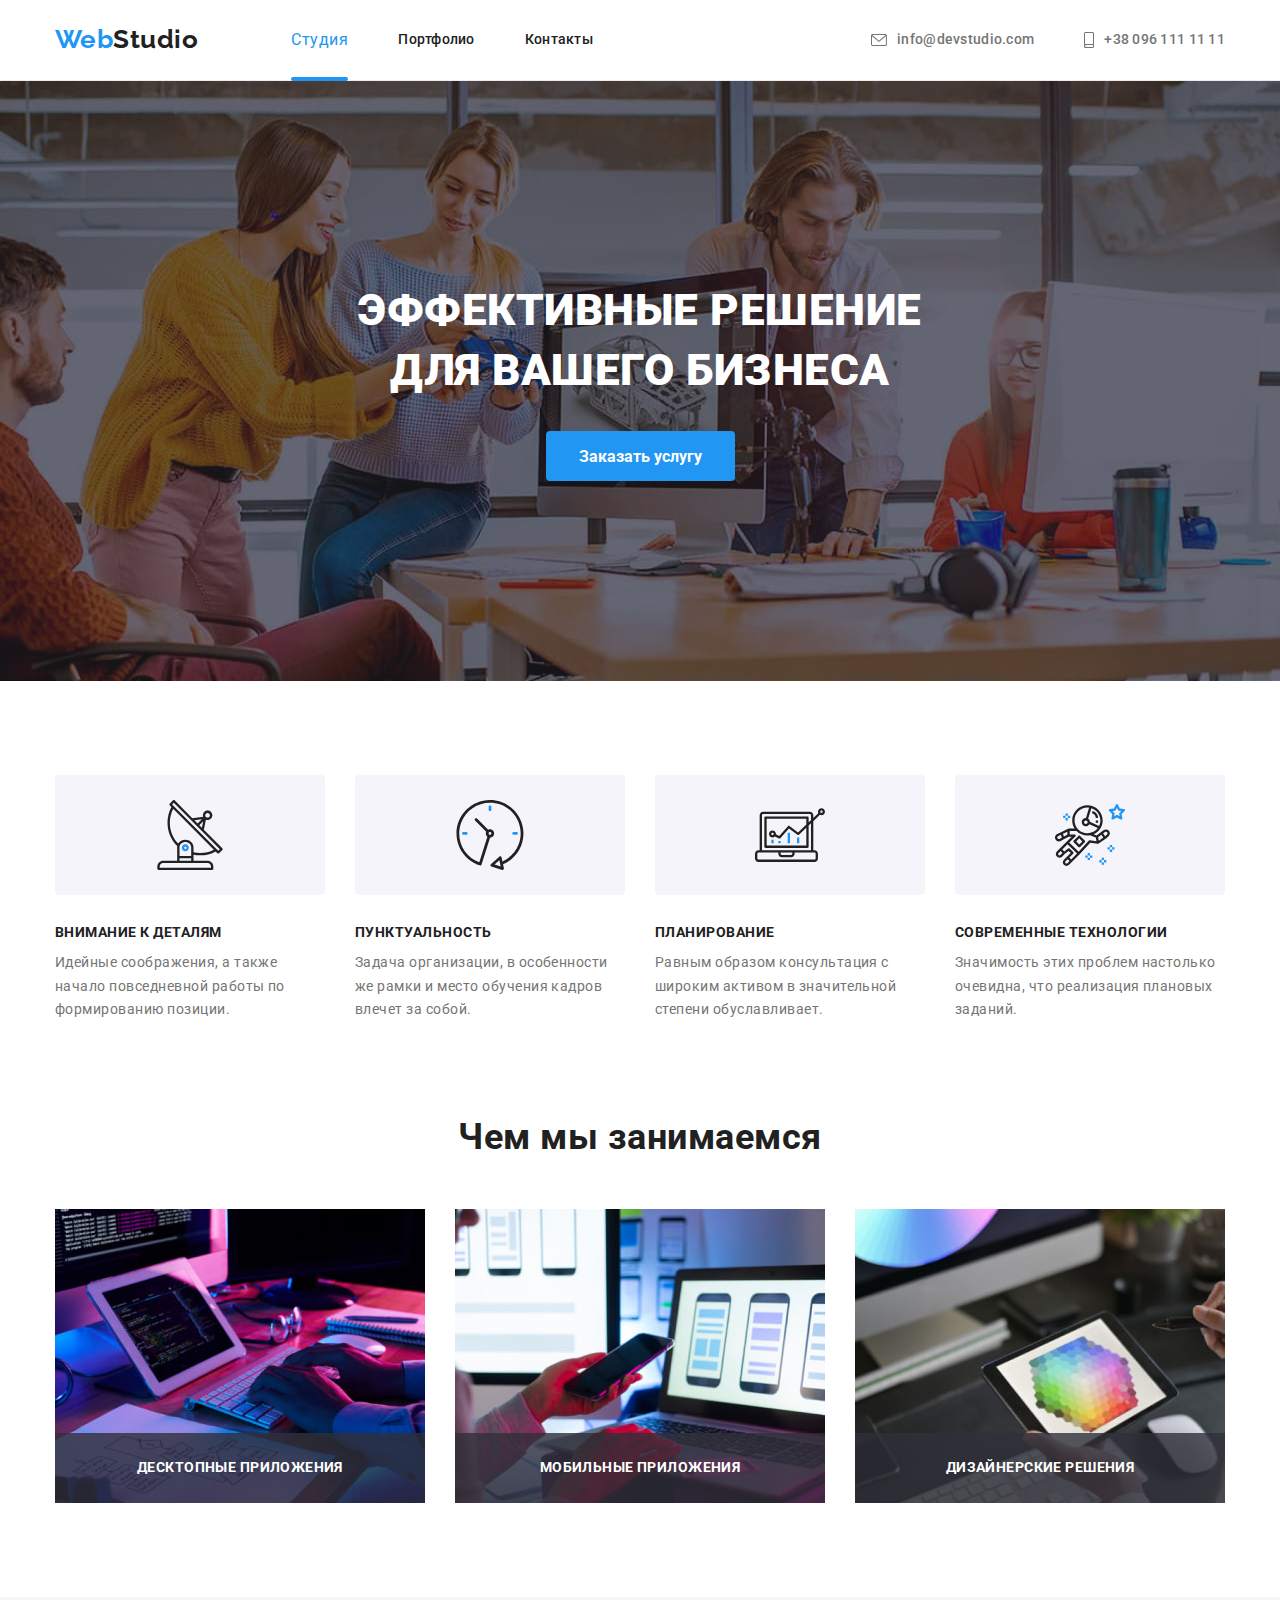
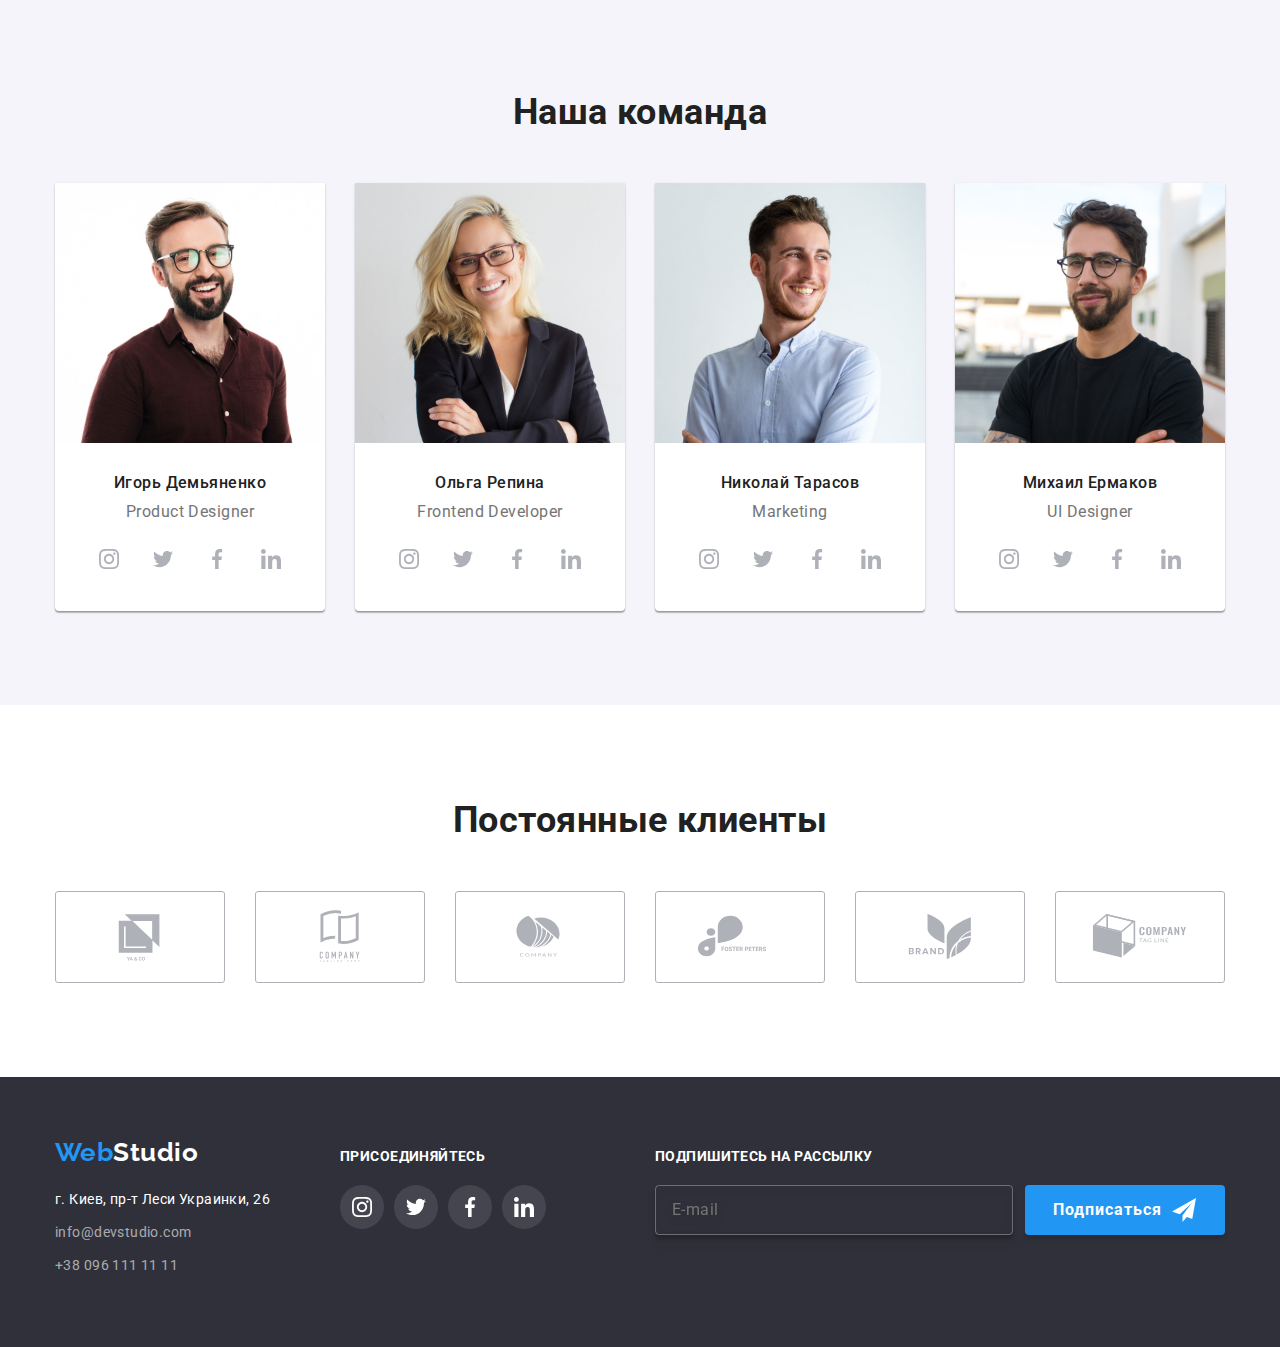
<file: index.html>
<!DOCTYPE html>
<html lang="ru">
<head>
    <meta charset="UTF-8">
    <meta http-equiv="X-UA-Compatible" content="IE=edge">
    <meta name="viewport" content="width=device-width, initial-scale=1.0">
    <title>Homework-1</title>
    <link rel="preconnect" href="https://fonts.googleapis.com">
<link rel="preconnect" href="https://fonts.gstatic.com" crossorigin>
<link href="https://fonts.googleapis.com/css2?family=Raleway:wght@700&family=Roboto:wght@400;500;700;900&display=swap" rel="stylesheet">
<link rel="stylesheet" href="https://cdnjs.cloudflare.com/ajax/libs/modern-normalize/1.1.0/modern-normalize.min.css">   
<link rel="stylesheet" href="./css/styles.css">
</head>
<body>
    <!--Header of website-->
    <header class="header">
        <div class="container nav">
        <nav class="navigation">
            <a class="logo-link" lang="en" href="./index.html">Web<span class="logo-accent">Studio</span></a>
            <ul class="header-list">
                <li class="header-item"><a class="header-studio-link-accent" href="#">Студия</a> </li>
                <li class="header-item"><a class="header-portfolio-link" href="./portfolio.html">Портфолио</a> </li>
                <li class="header-item"><a class="header-contacts-link" href="#">Контакты</a> </li>
            </ul>
            </nav>
        <ul class="header-contacts-list">
            <li class="header-contacts-item">
                <a class="header-mail" href="mailto:info@devstudio.com">
                    <svg class="contacts" width="20" height="20">
                        <use href="./images/img/icons/icons.svg#icon-mail"></use>
                    </svg>info@devstudio.com
                </a>
            </li>
        
            <li class="header-contacts-item"><a class="header-tel" href="tel:380961111111">
                <svg class="contacts tel"
                width="20" height="20">
                    <use href="./images/img/icons/icons.svg#phone"></use>
                </svg>+38 096 111 11 11</a></li>
        </ul> 
        </div>
    </header>
    <!--Main content(Hero)-->
    <main class="hero">
    <section class="overlay">
        <div class="container">
        <h1 class="hero-title">ЭФФЕКТИВНЫЕ РЕШЕНИЕ <br>ДЛЯ ВАШЕГО БИЗНЕСА</h1>
        <button class="hero-button"  type="button" data-modal-open>Заказать услугу</button>
       
    <!-- Modal window -->
    <div class="backdrop is-hidden" data-modal>
        <div class="modal">
               <form class="modal-form" autocomplete="on">
                <p class="form-text">Оставьте свои данные, мы вам перезвоним</p>
                <div class="modal-contact-list name" >
                <label class="modal-label">
                        <span class="modal-text">Имя</span>
                        <input class="user-modal" type="name">
                        <span class="modal-icon-accent">
                            <svg class="modal-icon-input" width="12" height="12">
                            <use href="./images/img/icons/icons.svg#icon-person"></use>
                         </svg>
                        </span>
                        
                </label>
               </div>
               <div class="modal-contact-list">
                    <label class="modal-label">
                        <span class="modal-text">Телефон</span>
                        <input class="user-modal" type="phone">
                        <span class="modal-icon-accent">
                            <svg class="modal-icon-input" width="13" height="13">
                            <use href="./images/img/icons/icons.svg#icon-phone-form"></use>
                         </svg>
                            </span>     
                    </label>
                </div>
                <div class="modal-contact-list">
                <label class="modal-label">
                <span class="modal-text">Почта</span>
                <input class="user-modal" type="email">
                <span class="modal-icon-accent">
                    <svg class="modal-icon-input" width="15" height="12">
                            <use href="./images/img/icons/icons.svg#icon-email"></use>
                         </svg>
                </span>
                
                </label>
                </div>
                <label for="modal-label">
                <span class="modal-text-comment">Комментарий</span>
                <textarea class="modal-comment" name="modal-comment" id="" cols="53" rows="6"
                placeholder="Введите текст">
                </textarea>
                </label>
                 <label class="text-checkbox-order">
                         <input class="checkbox-policy" type="checkbox" name="policy" value="policy" />
                        <span class="svg-checkbox"></span> Соглашаюсь с рассылкой и принимаю
                        <a href="#" class="link-policy"> Условия договора </a>
                    </label>
 <button class="modal-close-btn" type="button" data-modal-close>
            <svg class="modal-close-btn-accent" width="11" height="11">
                <use href="./images/img/icons/icons.svg#icon-close"></use>
            </svg>
            </button>
          <button class="modal-btn" type="submit">Отправить</button>
        </form>
           
        </div>
    </div>
 </div>
 </section>
    <section class="section">
        <div class="container">
    <h2 class="visually-hidden">Особенности</h2>
    <ul class="features-list">
        <li class="features-item">
            <div class="benefits">
                <svg  class="benefits-icon">
                    <use href="./images/img/icons/icons.svg#icon-antenna"></use>
                </svg>
            </div>
            <h3 class="features-title">Внимание к деталям</h3>
            <p class="features-text">Идейные соображения, а также начало повседневной работы по формированию позиции.</p>
            </li>
            <li class="features-item">
                <div class="benefits">
                    <svg class="benefits-icon">
                        <use href="./images/img/icons/icons.svg#icon-clock"></use>
                    </svg>
                </div>
                <h3 class="features-title">Пунктуальность</h3>
            <p class="features-text">Задача организации, в особенности же рамки и место обучения кадров влечет за собой.</p>
            </li>
            <li class="features-item">
                <div class="benefits">
                    <svg class="benefits-icon">
                    <use href="./images/img/icons/icons.svg#icon-diagram"></use>
                    </svg>
                </div>
                <h3 class="features-title">Планирование</h3>
            <p class="features-text">Равным образом консультация с широким активом в значительной степени обуславливает.</p>
            </li>
            <li class="features-item">
                <div class="benefits">
                    <svg class="benefits-icon">
                        <use href="./images/img/icons/icons.svg#icon-astronaut"></use>
                    </svg>
                </div>
                <h3 class="features-title">Современные технологии</h3>
            <p class="features-text">Значимость этих проблем настолько очевидна, что реализация плановых заданий.</p>
            </li>
        
    </ul>
    </div>
    </section>  
    <!-- Work section -->
     <section class="section section-work">
        <div class="container">
        <h2 class="section-title">Чем мы занимаемся</h2>
        <ul class="works-list">
            <li class="works-item"><img class="works-img" src="./images/img/img-1-1.jpg" alt="набор текста" width="370" height="294">
                <div class="works-box">
                <p class="works-text"> Десктопные приложения </p>
            </div></li>
            
            <li class="works-item"><img class="works-img" src="./images/img/img-2-2.jpg" alt="разработка мобильного приложения" width="370" height="294">
                <div class="works-box">
                <p class="works-text"> Мобильные приложения </p>
            </div></li>
            
            <li class="works-item"><img class="works-img" src="./images/img/img-3-3.jpg" alt="изучаем цветовую гамму на планшете" width="370" height="294">
                <div class="works-box">
                <p class="works-text"> Дизайнерские решения </p>
            </div></li>
        </ul>
        </div>
    </section>
    <!-- Team section -->
    <section class="section section-team">
        <div class="container">
        <h2 class="section-title">Наша команда</h2>
        <ul class="team-list">
            <li class="team-item"><img class="" src="./images/img/our team/member-ihor.jpg" alt="дизайнер" width="270">
                <div class="initials"><h3 class="team-member">Игорь Демьяненко</h3><p class="team-job" lang="en">Product Designer</p>
                 <ul class="social-list">
                            <li class="social-item">
                                <a class="social-link" href="https://www.instagram.com/"  target="_blank" rel="noopener noreferrer" lang="en" aria-label="Instagram">
                                    <svg class="social-icon" >
                                    <use href="./images/img/icons/sprite.svg#icon-instagram"></use>
                                </svg></a>
                            </li>
                            <li class="social-item">
                                <a class="social-link" href="https://twitter.com/"  target="_blank" rel="noopener noreferrer" lang="en" aria-label="Twitter">
                                    <svg class="social-icon" >
                                        <use href="./images/img/icons/sprite.svg#icon-twitter"></use>
                                    </svg>
                                </a>
                            </li>
                            <li class="social-item">
                                <a class="social-link" href="https://www.facebook.com/"  target="_blank" rel="noopener noreferrer" lang="en" aria-label="Facebook">
                                    <svg class="social-icon" >
                                        <use href="./images/img/icons/sprite.svg#icon-facebook"></use>
                                    </svg>
                                </a>
                            </li>
                            <li class="social-item">
                                <a class="social-link" href="https://www.linkedin.com/"  target="_blank" rel="noopener noreferrer" lang="en" aria-label="LinkedIn">
                                    <svg class="social-icon">
                                        <use href="./images/img/icons/sprite.svg#icon-linkedin"></use>
                                    </svg></a>
                            </li>
                        </ul>
                    </div>
                </li>
            <li class="team-item"><img class="" src="./images/img/our team/member-olha.jpg" alt="разработчик" width="270"><div class="initials"><h3 class="team-member">Ольга Репина</h3><p class="team-job" lang="en">Frontend Developer</p>
            <ul class="social-list">
                            <li class="social-item">
                                <a class="social-link" href="https://www.instagram.com/"  target="_blank" rel="noopener noreferrer" lang="en" aria-label="Instagram"><svg class="social-icon" >
                                    <use href="./images/img/icons/sprite.svg#icon-instagram"></use>
                                </svg></a>
                            </li>
                            <li class="social-item">
                                <a class="social-link" href="https://twitter.com/"  target="_blank" rel="noopener noreferrer" lang="en" aria-label="Twitter">
                                    <svg class="social-icon" >
                                        <use href="./images/img/icons/sprite.svg#icon-twitter"></use>
                                    </svg>
                                </a>
                            </li>
                            <li class="social-item">
                                <a class="social-link" href="https://www.facebook.com/"  target="_blank" rel="noopener noreferrer" lang="en" aria-label="Facebook">
                                    <svg class="social-icon" >
                                        <use href="./images/img/icons/sprite.svg#icon-facebook"></use>
                                    </svg>
                                </a>
                            </li>
                            <li class="social-item">
                                <a class="social-link" href="https://www.linkedin.com/"  target="_blank" rel="noopener noreferrer" lang="en" aria-label="LinkedIn">
                                    <svg class="social-icon">
                                        <use href="./images/img/icons/sprite.svg#icon-linkedin"></use>
                                    </svg></a>
                            </li>
                        </ul></div></li>
            <li class="team-item"><img class="" src="./images/img/our team/member-nikolai.jpg" alt="маркетолог" width="270"><div class="initials"><h3 class="team-member">Николай Тарасов</h3><p class="team-job" lang="en">Marketing</p>
            <ul class="social-list">
                            <li class="social-item">
                                <a class="social-link" href="https://www.instagram.com/"  target="_blank" rel="noopener noreferrer" lang="en" aria-label="Instagram"><svg class="social-icon" >
                                    <use href="./images/img/icons/sprite.svg#icon-instagram"></use>
                                </svg></a>
                            </li>
                            <li class="social-item">
                                <a class="social-link" href="https://twitter.com/"  target="_blank" rel="noopener noreferrer" lang="en" aria-label="Twitter">
                                    <svg class="social-icon" >
                                        <use href="./images/img/icons/sprite.svg#icon-twitter"></use>
                                    </svg>
                                </a>
                            </li>
                            <li class="social-item">
                                <a class="social-link" href="https://www.facebook.com/"  target="_blank" rel="noopener noreferrer" lang="en" aria-label="Facebook">
                                    <svg class="social-icon" >
                                        <use href="./images/img/icons/sprite.svg#icon-facebook"></use>
                                    </svg>
                                </a>
                            </li>
                            <li class="social-item">
                                <a class="social-link" href="https://www.linkedin.com/"  target="_blank" rel="noopener noreferrer" lang="en" aria-label="LinkedIn">
                                    <svg class="social-icon">
                                        <use href="./images/img/icons/sprite.svg#icon-linkedin"></use>
                                    </svg></a>
                            </li>
                        </ul></div></li>
            <li class="team-item"><img class="" src="./images/img/our team/member-mikhail.jpg" alt="графический дизайнер" width="270"><div class="initials"><h3 class="team-member">Михаил Ермаков</h3><p class="team-job" lang="en">UI Designer</p>
            <ul class="social-list">
                            <li class="social-item">
                                <a class="social-link" href="https://www.instagram.com/"  target="_blank" rel="noopener noreferrer" lang="en" aria-label="Instagram"><svg class="social-icon" >
                                    <use href="./images/img/icons/sprite.svg#icon-instagram"></use>
                                </svg></a>
                            </li>
                            <li class="social-item">
                                <a class="social-link" href="https://twitter.com/"  target="_blank" rel="noopener noreferrer" lang="en" aria-label="Twitter">
                                    <svg class="social-icon" >
                                        <use href="./images/img/icons/sprite.svg#icon-twitter"></use>
                                    </svg>
                                </a>
                            </li>
                            <li class="social-item">
                                <a class="social-link" href="https://www.facebook.com/"  target="_blank" rel="noopener noreferrer" lang="en" aria-label="Facebook">
                                    <svg class="social-icon" >
                                        <use href="./images/img/icons/sprite.svg#icon-facebook"></use>
                                    </svg>
                                </a>
                            </li>
                            <li class="social-item">
                                <a class="social-link" href="https://www.linkedin.com/"  target="_blank" rel="noopener noreferrer" lang="en" aria-label="LinkedIn">
                                    <svg class="social-icon">
                                        <use href="./images/img/icons/icons.svg#icon-linkedin"></use>
                                    </svg></a>
                            </li>
                        </ul>
                    </div>
                </li>
        </ul>
        </div>
    </section>
    <!-- Permanent clients -->
    <section class="section">
        <div class="container">
        <h2 class="section-title">
            Постоянные клиенты
        </h2>
        <ul class="clients">
            <li class="clients-item">
                <a href="" class="clients-link">
                    <svg class="clients-icon">
                        <use href="./images/img/icons/icons.svg#icon-logo"></use>
                    </svg>
                </a>
            </li>
            <li class="clients-item">
                <a href="" class="clients-link">
                    <svg class="clients-icon">
                        <use href="./images/img/icons/icons.svg#icon-logo1"></use>
                    </svg>
                </a>
            </li>
            <li class="clients-item">
                <a href="" class="clients-link">
                    <svg class="clients-icon">
                        <use href="./images/img/icons/icons.svg#icon-logo2"></use>
                    </svg>
                </a>
            </li>
            <li class="clients-item">
                <a href="" class="clients-link">
                    <svg class="clients-icon">
                        <use href="./images/img/icons/icons.svg#icon-logo3"></use>
                    </svg>
                </a>
            </li>
            <li class="clients-item">
                <a href="" class="clients-link">
                    <svg class="clients-icon">
                        <use href="./images/img/icons/icons.svg#icon-logo4"></use>
                    </svg>
                </a>
            </li>
            <li class="clients-item">
                <a href="" class="clients-link">
                    <svg class="clients-icon">
                        <use href="./images/img/icons/icons.svg#icon-logo5"></use>
                    </svg>
                </a>
            </li>
        </ul>
        </div>
    </section>
    </main>
    <!--Footer of website-->
    <footer class="footer">
        <div class="container footer-container">
            <div class="footer-contacts">
            <a class="footer-logo-link" lang="en" href="./index.html">Web<span class="logo-color">Studio</span></a>
        <address class="footer-address">
                <ul class="footer-list">
                    <li class="footer-item"><a class="footer-address" href="https://www.google.com.ua/maps/place/%D0%B1%D1%83%D0%BB.+%D0%9B%D0%B5%D1%81%D0%B8+%D0%A3%D0%BA%D1%80%D0%B0%D0%B8%D0%BD%D0%BA%D0%B8,+26,+%D0%9A%D0%B8%D0%B5%D0%B2,+02000/@50.4265336,30.5391,18.04z/data=!4m5!3m4!1s0x40d4cf0e033ecbe9:0x57a4dffefec77da0!8m2!3d50.4265807!4d30.5383858?hl=ru"
                ></a>г. Киев, пр-т Леси Украинки, 26</li>
                    <li class="footer-item"><a class="footer-mail" href="mailto:info@devstudio.com">info@devstudio.com</a></li>
                    <li class="footer-item"><a class="footer-tel" href="tel:380961111111">+38 096 111 11 11</a></li>
                </ul>
            </div>
        </address>
        
            <div class="foot-social">
                <h3 class="footer-title">присоединяйтесь</h3>
                  <ul class="social-list">
                    <li class="social-item f">
                        <a class="social-link f" href="https://www.instagram.com/" target="_blank" rel="noopener noreferrer" lang="en"
                        aria-label="Instagram">
                        <svg class="social-icon f">
                        <use href="./images/img/icons/icons.svg#icon-instagram"></use>
                        </svg>
                        </a>
                    </li>
                    <li class="social-item f">
                <a class="social-link f" href="https://twitter.com/" target="_blank" rel="noopener noreferrer" lang="en"
                    aria-label="Twitter">
                    <svg class="social-icon f">
                        <use href="./images/img/icons/icons.svg#icon-twitter"></use>
                    </svg>
                </a>
                    </li>
                    <li class="social-item f">
                <a class="social-link f" href="https://www.facebook.com/" target="_blank" rel="noopener noreferrer" lang="en"
                    aria-label="Facebook">
                    <svg class="social-icon f">
                        <use href="./images/img/icons/icons.svg#icon-facebook"></use>
                    </svg></a>
                    </li>
                    <li class="social-item f">
                <a class="social-link f" href="https://www.linkedin.com/" target="_blank" rel="noopener noreferrer" lang="en"
                    aria-label="LinkedIn" > 
                    <svg class="social-icon f">
                        <use href="./images/img/icons/icons.svg#icon-linkedin"></use>
                    </svg>
                </a>
                    </li>
                </ul>
            </div>

<div class="footer-subscribe">
            <p class="footer-title">Подпишитесь на рассылку</p>
            <form class="footer-form">
              <div class="footer-mail-form">
              <label class="lable-mail">
                <input class="input-mail" type="email" name="mail" placeholder="E-mail">
              </label>
              </div>
              <button class="footer-btn" type="submit">Подписаться
                <svg class="footer-icon-btn" width="24" height="24">
                  <use href="./images/img/icons/icons.svg#icon-sendmail"></use>
                </svg>
              </button>
            </form>
          </div>

        </div>
    </footer>
    <script src="./js/modal.js"></script>
</body>
</html>
</file>
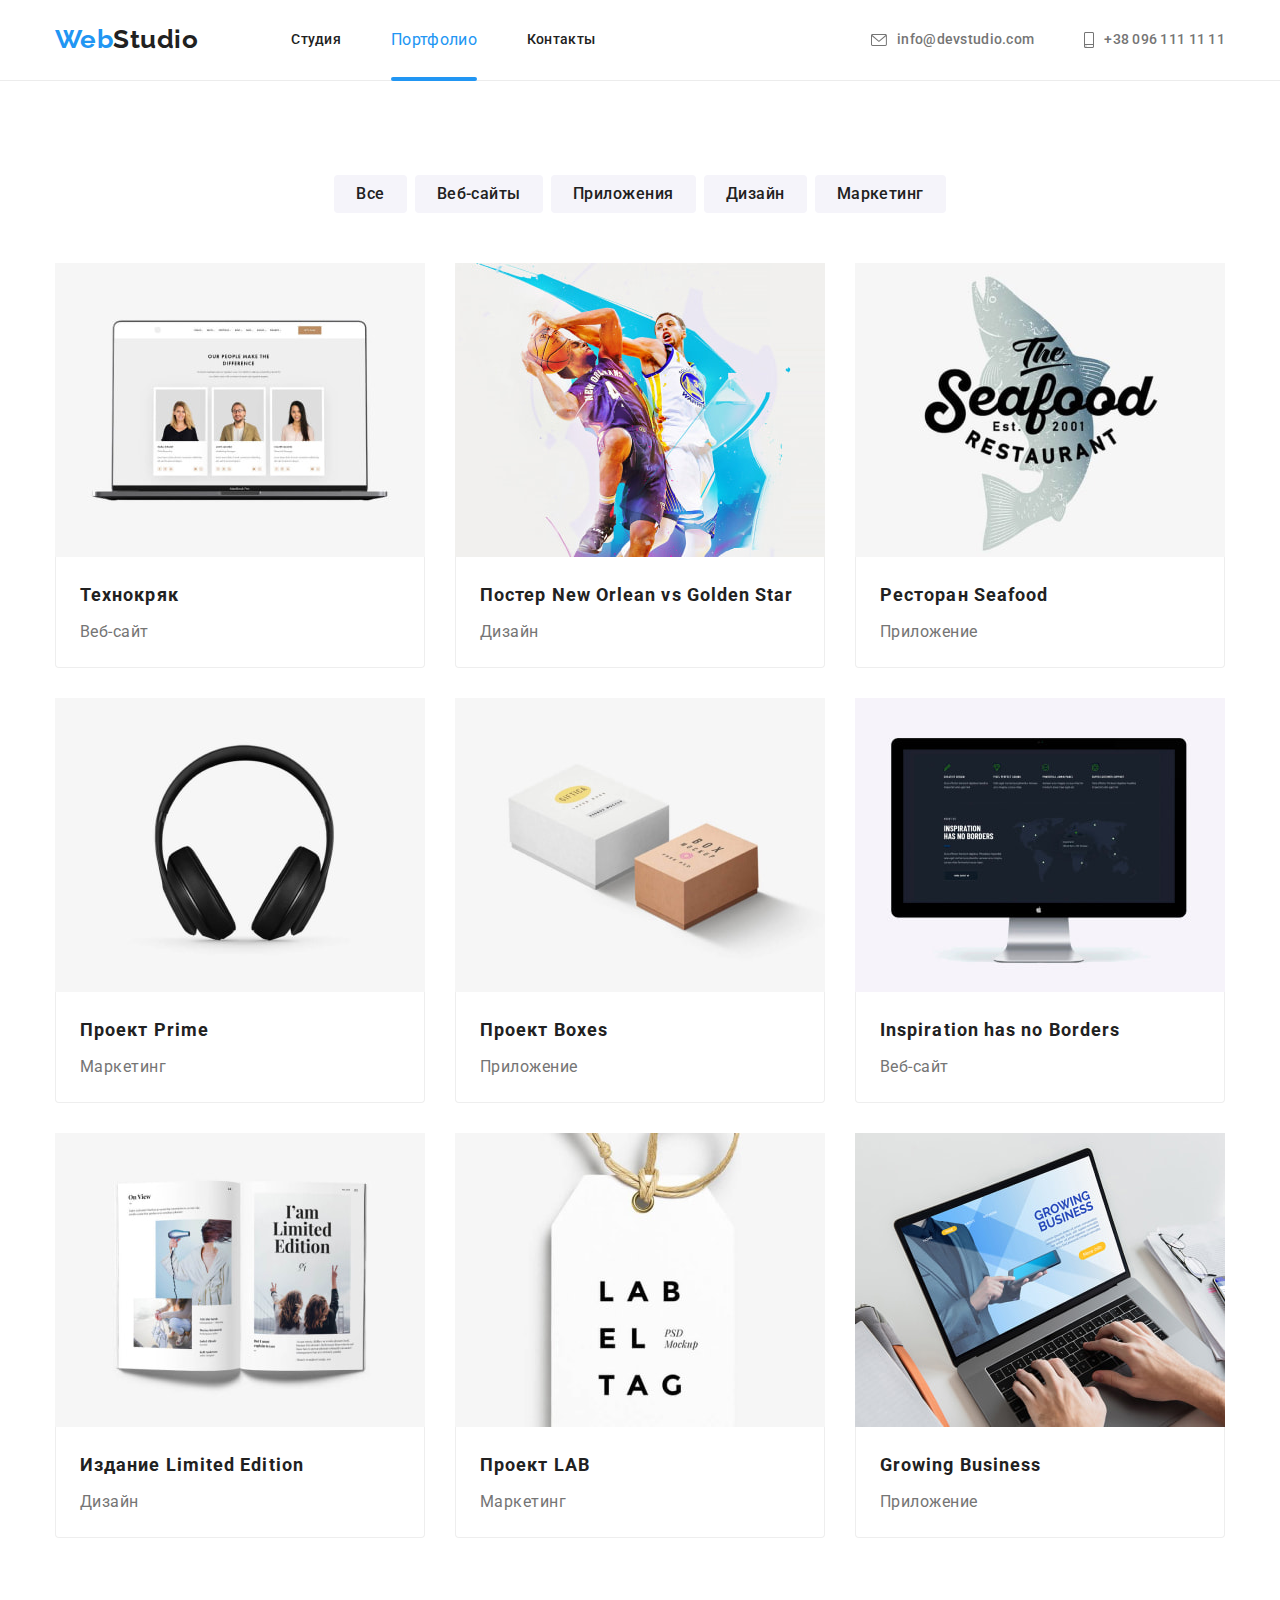
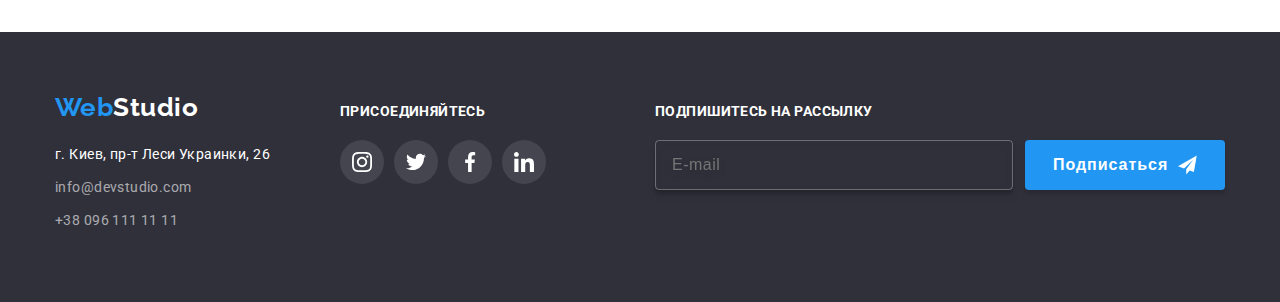
<file: portfolio.html>
<!DOCTYPE html>
<html lang="ru">
  <head>
    <meta charset="UTF-8" />
    <meta http-equiv="X-UA-Compatible" content="IE=edge" />
    <meta name="viewport" content="width=device-width, initial-scale=1.0" />
    <title>Portfolio</title>
    <link rel="preconnect" href="https://fonts.googleapis.com" />
    <link rel="preconnect" href="https://fonts.gstatic.com" crossorigin />
    <link
      href="https://fonts.googleapis.com/css2?family=Raleway:wght@700&family=Roboto:wght@400;500;700;900&display=swap"
      rel="stylesheet"
    />
    <link rel="stylesheet" href="./css/styles.css" />
  </head>
  <body>
    <header class="header">
      <div class="container nav">
        <nav class="navigation">
          <a class="logo-link" lang="en" href="./index.html"
            >Web<span class="logo-accent">Studio</span></a
          >
          <ul class="header-list">
            <li class="header-item">
              <a class="header-studio-link" href="./index.html">Студия</a>
            </li>
            <li class="header-item"><a class="header-portfolio-link-accent" href="#">Портфолио</a></li>
            <li class="header-item"><a class="header-contacts-link" href="#">Контакты</a></li>
          </ul>
        </nav>
        <ul class="header-contacts-list">
          <li class="header-contacts-item">
            <a class="header-mail" href="mailto:info@devstudio.com">
              <svg class="contacts" width="20" height="20">
                        <use href="./images/img/icons/icons.svg#icon-mail"></use>
                    </svg>
              info@devstudio.com</a>
          </li>
          <li class="header-contacts-item">
            <a class="header-tel" href="tel:380961111111">
              <svg class="contacts tel"
                width="20" height="20">
                    <use href="./images/img/icons/icons.svg#phone"></use>
                </svg>+38 096 111 11 11</a>
          </li>
        </ul>
      </div>
    </header>
    <!-- Main content -->
    <main class="portfolio-content">
      <section class="section">
        <div class="container portfolio-сontainer">
          <h1 class="visually-hidden">Портфолио</h1>
          <ul class="portfolio-list-buttons">
            <li class="filter-item">
              <button class="filter-button" type="button">Все</button>
            </li>
            <li class="filter-item">
              <button class="filter-button" type="button">Веб-сайты</button>
            </li>
            <li class="filter-item">
              <button class="filter-button" type="button">Приложения</button>
            </li>
            <li class="filter-item">
              <button class="filter-button" type="button">Дизайн</button>
            </li>
            <li class="filter-item">
              <button class="filter-button" type="button">Маркетинг</button>
            </li>
          </ul>
          <ul class="portfolio">
            <li class="portfolio-item">
              <a href="" class="portfolio-link">
                <div class="overlay-item">
              <img
                class="portfolio-item-img"
                src="./images/img/works presentation/img.jpg"
                alt="интернет-магазин"
                width="370"
                height="294"
              />
              <div class="portfolio-overlay">
                <p class="portfolio-desciption">Ресурс предлагает комплексные предложения с разным уровнем функционала и сервисов. Все это позволит посетителю получить исчерпывающие сведения о компании или частном лице.</p>
              </div>
              </div>
              <div class="port-title">
                <h2 class="porfolio-title">Технокряк</h2>
                <p class="portfolio-text">Веб-сайт</p>
              </div>
              
              </a>
              
            </li>
            <li class="portfolio-item">
              <a href="" class="portfolio-link">
                <div class="overlay-item">
              <img
                class="portfolio-item-img"
                src="./images/img/works presentation/img (1).jpg"
                alt="Постер баскетбольных команд"
                width="370"
                height="294"
              />
              <div class="portfolio-overlay">
                <p class="portfolio-desciption">Ресурс предлагает комплексные предложения с разным уровнем функционала и сервисов. Все это позволит посетителю получить исчерпывающие сведения о компании или частном лице.</p>
              </div>
              </div>
              <div class="port-title">
                <h2 class="porfolio-title">Постер New Orlean vs Golden Star</h2>
                <p class="portfolio-text">Дизайн</p>
              </div>
              </a>
            </li>
            <li class="portfolio-item">
              <a href="" class="portfolio-link">
                <div class="overlay-item">
              <img
                class="portfolio-item-img"
                src="./images/img/works presentation/img (2).jpg"
                alt="Ресторан морской кухни"
                width="370"
                height="294"
              />
              <div class="portfolio-overlay">
                <p class="portfolio-desciption">Ресурс предлагает комплексные предложения с разным уровнем функционала и сервисов. Все это позволит посетителю получить исчерпывающие сведения о компании или частном лице.</p>
              </div>
                </div>
              <div class="port-title">
                <h2 class="porfolio-title">Ресторан Seafood</h2>
                <p class="portfolio-text">Приложениe</p>
              </div>
              </a>
            </li>
            <li class="portfolio-item">
              <a href="" class="portfolio-link">
                <div class="overlay-item">
              <img
                class="portfolio-item-img"
                src="./images/img/works presentation/img (3).jpg"
                alt="Наушники"
                width="370"
                height="294"
              />
              <div class="portfolio-overlay">
                <p class="portfolio-desciption">Ресурс предлагает комплексные предложения с разным уровнем функционала и сервисов. Все это позволит посетителю получить исчерпывающие сведения о компании или частном лице.</p>
              </div>
                </div>
              <div class="port-title">
                <h2 class="porfolio-title">Проект Prime</h2>
                <p class="portfolio-text">Маркетинг</p>
              </div>
              </a>
            </li>
            <li class="portfolio-item">
              <a href="" class="portfolio-link">
                <div class="overlay-item">
              <img
                class="portfolio-item-img"
                src="./images/img/works presentation/img (4).jpg"
                alt="приложение проект boxes"
                width="370"
                height="294"
              />
              <div class="portfolio-overlay">
                <p class="portfolio-desciption">Ресурс предлагает комплексные предложения с разным уровнем функционала и сервисов. Все это позволит посетителю получить исчерпывающие сведения о компании или частном лице.</p>
              </div>
                </div>
              <div class="port-title">
                <h2 class="porfolio-title">Проект Boxes</h2>
                <p class="portfolio-text">Приложениe</p>
              </div>
              </a>
            </li>
            <li class="portfolio-item">
              <a href="" class="portfolio-link">
                <div class="overlay-item">
              <img
                class="portfolio-item-img"
                src="./images/img/works presentation/img (5).jpg"
                alt="Веб-сайт"
                width="370"
                height="294"
              />
              <div class="portfolio-overlay">
                <p class="portfolio-desciption">Ресурс предлагает комплексные предложения с разным уровнем функционала и сервисов. Все это позволит посетителю получить исчерпывающие сведения о компании или частном лице.</p>
              </div>
                </div>
              <div class="port-title">
                <h2 class="porfolio-title">Inspiration has no Borders</h2>
                <p class="portfolio-text">Веб-сайт</p>
              </div>
              </a>
            </li>
            <li class="portfolio-item">
              <a href="" class="portfolio-link">
                <div class="overlay-item">
              <img
                class="portfolio-item-img"
                src="./images/img/works presentation/img (6).jpg"
                alt="Издание книг"
                width="370"
                height="294"
              />
              <div class="portfolio-overlay">
                <p class="portfolio-desciption">Ресурс предлагает комплексные предложения с разным уровнем функционала и сервисов. Все это позволит посетителю получить исчерпывающие сведения о компании или частном лице.</p>
              </div>
                </div>
              <div class="port-title">
                <h2 class="porfolio-title">Издание Limited Edition</h2>
                <p class="portfolio-text">Дизайн</p>
              </div>
              </a>
            </li>
            <li class="portfolio-item">
              <a href="" class="portfolio-link">
                <div class="overlay-item">
              <img
                class="portfolio-item-img"
                src="./images/img/works presentation/img (7).jpg"
                alt="проект лабораторий"
                width="370"
                height="294"
              />
              <div class="portfolio-overlay">
                <p class="portfolio-desciption">Ресурс предлагает комплексные предложения с разным уровнем функционала и сервисов. Все это позволит посетителю получить исчерпывающие сведения о компании или частном лице.</p>
              </div>
                </div>
              <div class="port-title">
                <h2 class="porfolio-title">Проект LAB</h2>
                <p class="portfolio-text">Маркетинг</p>
              </div>
              </a>
            </li>
            <li class="portfolio-item">
              <a href="" class="portfolio-link">
                <div class="overlay-item">
              <img
                class="portfolio-item-img"
                src="./images/img/works presentation/img (8).jpg"
                alt="приложение для бизнеса"
                width="370"
                height="294"
              />
              <div class="portfolio-overlay">
                <p class="portfolio-desciption">Ресурс предлагает комплексные предложения с разным уровнем функционала и сервисов. Все это позволит посетителю получить исчерпывающие сведения о компании или частном лице.</p>
              </div>
                </div>
              <div class="port-title">
                <h2 class="porfolio-title">Growing Business</h2>
                <p class="portfolio-text">Приложение</p>
              </div>
              </a>
            </li>
          </ul>
        </div>
      </section>
    </main>
     <footer class="footer">
        <div class="container footer-container">
            <div class="footer-contacts">
            <a class="footer-logo-link" lang="en" href="./index.html">Web<span class="logo-color">Studio</span></a>
        <address class="footer-address">
                <ul class="footer-list">
                    <li class="footer-item"><a class="footer-address" href="https://www.google.com.ua/maps/place/%D0%B1%D1%83%D0%BB.+%D0%9B%D0%B5%D1%81%D0%B8+%D0%A3%D0%BA%D1%80%D0%B0%D0%B8%D0%BD%D0%BA%D0%B8,+26,+%D0%9A%D0%B8%D0%B5%D0%B2,+02000/@50.4265336,30.5391,18.04z/data=!4m5!3m4!1s0x40d4cf0e033ecbe9:0x57a4dffefec77da0!8m2!3d50.4265807!4d30.5383858?hl=ru"
                ></a>г. Киев, пр-т Леси Украинки, 26</li>
                    <li class="footer-item"><a class="footer-mail" href="mailto:info@devstudio.com">info@devstudio.com</a></li>
                    <li class="footer-item"><a class="footer-tel" href="tel:380961111111">+38 096 111 11 11</a></li>
                </ul>
            </div>
        </address>
        <div class="foot-social">
                <h3 class="footer-title">присоединяйтесь</h3>
                  <ul class="social-list">
                    <li class="social-item f">
                        <a class="social-link f" href="https://www.instagram.com/" target="_blank" rel="noopener noreferrer" lang="en"
                        aria-label="Instagram">
                        <svg class="social-icon f">
                        <use href="./images/img/icons/icons.svg#icon-instagram"></use>
                        </svg>
                        </a>
                    </li>
                    <li class="social-item f">
                <a class="social-link f" href="https://twitter.com/" target="_blank" rel="noopener noreferrer" lang="en"
                    aria-label="Twitter">
                    <svg class="social-icon f">
                        <use href="./images/img/icons/icons.svg#icon-twitter"></use>
                    </svg>
                </a>
                    </li>
                    <li class="social-item f">
                <a class="social-link f" href="https://www.facebook.com/" target="_blank" rel="noopener noreferrer" lang="en"
                    aria-label="Facebook">
                    <svg class="social-icon f">
                        <use href="./images/img/icons/icons.svg#icon-facebook"></use>
                    </svg></a>
                    </li>
                    <li class="social-item f">
                <a class="social-link f" href="https://www.linkedin.com/" target="_blank" rel="noopener noreferrer" lang="en"
                    aria-label="LinkedIn" > 
                    <svg class="social-icon f">
                        <use href="./images/img/icons/icons.svg#icon-linkedin"></use>
                    </svg>
                </a>
                    </li>
                </ul>
            </div>
            <div class="footer-subscribe">
            <p class="footer-title">Подпишитесь на рассылку</p>
            <form class="footer-form">
              <div class="footer-mail-form">
              <label class="lable-mail">
                <input class="input-mail" type="email" name="mail" placeholder="E-mail">
              </label>
              </div>
              <button class="footer-btn" type="submit">Подписаться
                <svg class="footer-icon-btn" width="24" height="24">
                  <use href="./images/img/icons/icons.svg#icon-sendmail"></use>
                </svg>
              </button>
            </form>
          </div>
        </div>

        
    </footer>
  </body>
</html>
</file>
<file: css/styles.css>
html {
  box-sizing: border-box;
}
*,
*::before,
*::after {
  box-sizing: inherit;
}

:root {
  --main-text-color: #757575;
  --title-color: #212121;
  --hero-color: #ffffff;
  --accent-color: #2196f3;
  --border-color: #ececec;
  --footer-color: #2f303a;
  --transition-duration: 250ms;
  --transition-timing-function: cubic-bezier(0.4, 0, 0.2, 1);
  --background-modal: rgba(0, 0, 0, 0.2);
}

/* Tag's selectors */

img {
  display: block;
  max-width: 100%;
  height: auto;
}
a {
  text-decoration-line: none;
}
ul {
  list-style: none;
  padding-left: 0;
}
h1,
h2,
h3,
p,
ul {
  margin-top: 0;
  margin-bottom: 0;
}

body {
  margin: 0;
  font-family: 'Roboto', sans-serif;
  font-style: normal;
  font-weight: 400;
  color: var(--title-color);
  letter-spacing: 0.03em;
}
input,
textarea {
  outline: none;
}

/* Main container */

.container {
  width: 1200px;
  padding-left: 15px;
  padding-right: 15px;
  margin-left: auto;
  margin-right: auto;
}

/* Header page */
.header {
  border-bottom: 1px solid #ececec;
}
.navigation,
.logo-link,
.header-list,
.header-contacts-list {
  display: flex;
  align-items: center;
}
.nav {
  display: flex;
}
.header-list .header-item,
.header-contacts-list .header-contacts-item {
  margin-right: 50px;
}
.header-list .header-item:last-child {
  margin-right: 0;
}

.header-contacts-list .header-contacts-item:last-child {
  margin-right: 0;
}

.header-contacts-list {
  margin-left: auto;
}

.logo-link {
  margin-right: 93px;
  padding-top: 24px;
  padding-bottom: 25px;
}
.logo-link,
.footer-logo-link {
  font-family: 'Raleway';
  font-style: normal;
  font-weight: 700;
  font-size: 26px;
  line-height: 1.19;
  color: var(--accent-color);
}
.logo-accent,
.logo-color {
  color: var(--title-color);
}

.header-studio-link,
.header-portfolio-link,
.header-contacts-link,
.header-mail,
.header-tel {
  transition: color var(--transition-duration) var(--transition-timing-function);
  align-items: center;
  display: flex;
  padding-top: 32px;
  padding-bottom: 32px;
  font-weight: 500;
  font-size: 14px;
  line-height: 1.14;
  letter-spacing: 0.02em;
  color: var(--main-text-color);
}
.header-contacts-link,
.header-portfolio-link {
  color: var(--title-color);
}

.contacts {
  width: 16px;
  height: 12px;
  margin-right: 10px;
  fill: currentColor;
}
.contacts.tel {
  width: 10px;
  height: 16px;
}
.contacts:hover {
  color: var(--accent-color);
}
.contacts:focus {
  color: var(--accent-color);
}
.header-list .header-item:last-child {
  margin-left: auto;
}
.header-studio-link:hover,
.header-studio-link:focus {
  color: var(--accent-color);
}
.header-studio-link-accent {
  color: var(--accent-color);
}
.header-portfolio-link:hover {
  color: var(--accent-color);
}
.header-portfolio-link:focus {
  color: var(--accent-color);
}
.header-contacts-link:hover {
  color: var(--accent-color);
}
.header-contacts-link:focus {
  color: var(--accent-color);
}
.header-mail:hover,
.header-mail:focus {
  color: var(--accent-color);
}
.header-tel:hover,
.header-tel:focus {
  color: var(--accent-color);
}
.header-item {
  position: relative;
}
.header-studio-link-accent::after {
  content: ' ';
  position: absolute;
  width: 100%;
  height: 4px;
  bottom: -32px;
  left: 0px;
  border-radius: 2px;

  background-color: var(--accent-color);
}
.header-portfolio-link-accent::after {
  position: absolute;
  width: 100%;
  height: 4px;
  bottom: -32px;
  left: 0px;
  border-radius: 2px;

  background-color: var(--accent-color);
  content: ' ';
}
/* Hero section */
.overlay {
  text-align: center;
  padding-top: 200px;
  padding-bottom: 200px;
  background-color: #c4c4c4;
  max-width: 1600px;
  background-position: center;
  background-size: cover;
  background-repeat: no-repeat;
  margin-right: auto;
  margin-left: auto;
  background-image: linear-gradient(to right, rgba(47, 48, 58, 0.4), rgba(47, 48, 58, 0.4)),
    url(../images/img/overlay/overlay.jpg);
}
.hero-section {
  text-align: center;
  padding-top: 200px;
  padding-bottom: 200px;
  letter-spacing: 0.06em;
  color: var(--hero-color);
  background-color: #2f303a;
}
.hero-title {
  text-align: center;
  margin-bottom: 30px;
  font-weight: 900;
  font-size: 44px;
  line-height: 1.36;
  text-transform: uppercase;
  color: var(--hero-color);
}
.hero-button {
  text-align: center;
  border-radius: 4px;
  height: 50px;
  padding: 10px 32px;
  border: 1px solid transparent;
  font-weight: 700;
  font-size: 16px;
  line-height: 1.88;
  cursor: pointer;
  background-color: var(--accent-color);
  color: var(--hero-color);
}

/* Modal window */

.backdrop {
  position: fixed;
  top: 0;
  left: 0;
  width: 100%;
  height: 100%;
  z-index: 1;
  background-color: var(--background-modal);
  opacity: 1;
  visibility: visible;
  pointer-events: initial;
  transition: opacity var(--transition-duration) var(--transition-timing-function),
    visibility var(--transition-duration) var(--transition-timing-function);
}

.backdrop.is-hidden {
  opacity: 0;
  visibility: hidden;
  pointer-events: none;
}

.modal {
  padding: 40px;
  position: absolute;
  top: 50%;
  left: 50%;
  transform: translate(-50%, -50%);
  width: 528px;
  height: 581px;
  background-color: var(--hero-color);
  box-shadow: 0px 1px 3px rgba(0, 0, 0, 0.12), 0px 1px 1px rgba(0, 0, 0, 0.14),
    0px 2px 1px rgba(0, 0, 0, 0.2);
  border-radius: 4px;
}
.name {
  margin-top: 12px;
}
.form-text {
  margin-bottom: 12px;
  display: block;
  font-weight: 700;
  font-size: 20px;
  line-height: 1.15;
  text-align: center;
  letter-spacing: 0.03em;
  color: var(--title-color);
}
.modal-contact-list {
  display: block;
  margin-bottom: 10px;
  color: var(--title-color);
  transition: var(--transition-duration);
  transition-timing-function: var(--transition-timing-function);
}
.modal-contact-list:hover {
  color: var(--accent-color);
}
.modal-contact-list:focus {
  color: var(--accent-color);
}
.modal-contact-list:last-child {
  height: 62px;
}
.modal-label {
  display: block;
  flex-direction: column;
  position: relative;
}
.modal-label {
  display: block;
  margin-bottom: 10px;
  font-size: 12px;
  line-height: 1.17;
  letter-spacing: 0.01em;
  color: rgba(117, 117, 117, 1);
}
.modal-text {
  text-align: start;
  display: block;
  font-size: 12px;
  font-weight: 400;
  line-height: 1.17;
  letter-spacing: 0.01em;
  margin-bottom: 4px;
  color: var(--main-text-color);
}
.modal-text-comment {
  display: block;
  text-align: left;
  margin-bottom: 4px;
  font-weight: 400;
  bottom: 35px;
  font-size: 12px;
  line-height: 1.17;
  letter-spacing: 0.01em;
  margin-bottom: 10px;
  top: -15px;
}
.user-modal {
  width: 100%;
  height: 40px;
  padding-top: 4px;
  padding-right: 6px;
  padding-bottom: 4px;
  padding-left: 42px;
  border: 1px solid rgba(33, 33, 33, 0.2);
  border-radius: 4px;
  cursor: pointer;
  transition: var(--transition-duration);
  transition-timing-function: var(--transition-timing-function);
}
.modal-comment {
  padding: 12px 16px 12px 16px;
  width: 100%;
  resize: none;
  margin-bottom: 20px;
  font-style: normal;
  font-weight: 400;
  font-size: 12px;
  line-height: 14/12;
  letter-spacing: 0.01em;
  color: var(--main-text-color);
  border: 1px solid rgba(33, 33, 33, 0.2);
}
.modal-comment:hover,
.modal-comment:focus {
  border: 1px solid #2196f3;
  border-radius: 4px;
}
.modal-btn {
  box-shadow: 0px 4px 4px rgba(0, 0, 0, 0.15);
  border-radius: 4px;
  height: 50px;
  padding: 10px 55px;
  border: 1px solid transparent;
  font-weight: 700;
  font-size: 16px;
  line-height: 1.88;
  cursor: pointer;
  background-color: var(--accent-color);
  color: var(--hero-color);
}
.user-modal:hover,
.user-modal:focus {
  border: 1px solid #2196f3;
  border-radius: 4px;
}

.user-modal:focus + .modal-icon-accent {
  fill: var(--accent-color);
}
.modal-icon-input {
  position: absolute;
  left: 12px;
  top: 32px;
  transform: translateY(50%, -50%);
}
.modal-icon-input:hover,
.modal-icon-input:focus {
  fill: #2196f3;
}
.modal-close-btn {
  position: absolute;
  top: 8px;
  right: 8px;
  display: flex;
  width: 30px;
  height: 30px;
  justify-content: center;
  align-items: center;
  background-color: var(--hero-color);
  border: 1px solid rgba(0, 0, 0, 0.1);
  border-radius: 50%;
  cursor: pointer;
}
.modal-close-btn:hover {
  fill: var(--accent-color);
}
.modal-icon {
  width: 11px;
  height: 11px;
  background-color: var(--hero-color);
  color: var(--accent-color);
}
.modal-link {
  color: var(--accent-color);
  text-decoration: underline;
}
.text-checkbox-order {
  display: flex;
  justify-content: center;
  align-items: center;
  margin-left: 12px;
  margin-right: 12px;
  margin-bottom: 30px;
  font-weight: 400;
  font-size: 14px;
  line-height: 1.71;
  letter-spacing: 0.03;
  color: var(--main-text-color);
}
.checkbox-policy {
  appearance: none;
  position: absolute;
}
.svg-checkbox {
  display: inline-block;
  width: 16px;
  height: 15px;

  border: 2px solid var(--title-color);
  border-radius: 4px;
  margin-right: 7px;

  transition: var(--transition-duration);
  transition-timing-function: var(--transition-timing-function);
}
.checkbox-policy:checked + .svg-checkbox {
  border-color: transparent;
  background-color: var(--accent-color);
  background-image: url(../images/img/icons/icon-checkboxmain.svg);
  background-size: contain;
  background-origin: border-box;
}
.checkbox-policy:focus + .svg-checkbox {
  border-color: var(--accent-color);
}
.link-policy {
  text-decoration: underline;
  color: var(--accent-color);
}
/* Features section */

.section-title-hidden {
  visibility: hidden;
}
.section {
  padding-top: 94px;
  padding-bottom: 94px;
}
.features-list {
  display: flex;
}
.features-item {
  flex-basis: calc((100% - 90px) / 4);
  margin-right: 30px;
  margin-left: auto;
}
.features-item:last-child {
  margin-right: 0;
}
.benefits {
  display: flex;
  justify-content: center;
  align-items: center;
  height: 120px;
  background-color: rgba(245, 244, 250, 1);
  border-radius: 4px;
}
.benefits-icon {
  width: 70px;
  height: 70px;
  background-repeat: no-repeat;
}
.features-title {
  margin-top: 30px;
  margin-bottom: 10px;
  text-transform: uppercase;
  font-weight: 700;
  font-size: 14px;
  line-height: 1.14;
}
.features-text {
  text-align: left;
  vertical-align: top;
  color: var(--main-text-color);
  font-size: 14px;
  line-height: 1.71;
}
.features-item {
  margin-right: 30px;
  margin-left: auto;
  justify-content: space-between;
}
.features-item:last-child {
  margin-right: 0;
}
/* Section works */
.section-work {
  padding-top: 0;
}
.section-title {
  text-align: center;
  margin-bottom: 50px;
  font-weight: 700;
  font-size: 36px;
  line-height: 1.17;
}
.works-list {
  display: flex;
}
.works-item {
  position: relative;
  margin-right: 30px;
}
.works-item:last-child {
  margin-right: 0;
}

.works-box {
  position: absolute;
  bottom: 0;

  display: flex;
  justify-content: center;
  align-items: center;

  width: 370px;
  height: 70px;
  background: rgba(47, 48, 58, 0.8);
}
.works-text {
  font-weight: 700;
  font-size: 14px;
  line-height: 1.14;
  letter-spacing: 0.03em;
  text-transform: uppercase;
  color: var(--hero-color);
}
/* Team Section */

.section-team {
  background-color: #f5f4fa;
}
.team-list {
  display: flex;
}
.team-member {
  font-size: 16px;
  line-height: 1.19;
  text-align: center;
  margin-bottom: 10px;
  color: var(--title-color);
  font-weight: 500;
}
.team-job {
  margin-bottom: 16px;
  text-align: center;
  font-size: 16px;
  line-height: 1.19;
  color: var(--main-text-color);
}
.team-item {
  background-color: var(--hero-color);
  margin-right: 30px;
  box-shadow: 0px 1px 3px rgba(0, 0, 0, 0.12), 0px 1px 1px rgba(0, 0, 0, 0.14),
    0px 2px 1px rgba(0, 0, 0, 0.2);
  border-radius: 0px 0px 4px 4px;
}

.team-item:last-child {
  margin-right: 0;
}
.initials {
  padding-top: 30px;
  padding-bottom: 30px;
}

.social-list {
  display: flex;
  justify-content: center;
  margin-right: 10px;
}
.social-list:last-child {
  margin-right: 0;
}
.social-item {
  margin-right: 10px;
  width: 44px;
  height: 44px;
}
.social-item:last-child {
  margin-right: 0;
}
.social-link {
  width: 100%;
  height: 100%;
  display: flex;
  justify-content: center;
  align-items: center;
  color: #afb1b8;
}
.social-icon {
  width: 20px;
  height: 20px;
  background-position: center;
  fill: currentColor;
}
.social-icon:last-child {
  margin-right: 0;
}
.social-link:hover,
.social-link:focus,
.social-link.f:hover,
.social-link.f:focus {
  border-radius: 50%;
  background-color: #2196f3;
  color: #ffffff;
}

/* Permanent clients */
.clients {
  display: flex;
}
.clients-item {
  width: 170px;
  height: 92px;
  margin-right: 30px;
}
.clients-item:last-child {
  margin-right: 0;
}
.clients-link {
  transition: color var(--transition-duration) var(--transition-timing-function),
    border var(--transition-duration) var(--transition-timing-function);

  border: 1px solid #afb1b8;
  border-radius: 3px;
  background-color: var(--hero-color);
  width: 100%;
  height: 100%;
  align-items: center;
  justify-content: center;
  color: #afb1b8;
  display: flex;
}
.clients-icon {
  width: 106px;
  height: 60px;
  fill: currentColor;
}

.clients-link:hover,
.clients-link:focus {
  color: var(--accent-color);
  border: 1px solid var(--accent-color);
}

/* Footer studio */

.footer {
  padding-top: 60px;
  padding-bottom: 60px;
  background-color: var(--footer-color);
}
.logo-color {
  color: var(--hero-color);
}
.footer-item {
  transition: color var(--transition-duration) var(--transition-timing-function);
  margin-bottom: 9px;
}
.foooter-item:last-child {
  margin-bottom: 0;
}
.footer-address {
  font-style: normal;
  margin-top: 20px;
  font-weight: 400;
  font-size: 14px;
  line-height: 1.71;
  letter-spacing: 0.03em;
  color: var(--hero-color);
}
.footer-mail {
  margin-top: 9px;
  font-size: 14px;
  line-height: 1.71;
  letter-spacing: 0.03em;
  color: rgba(255, 255, 255, 0.6);
}
.footer-tel {
  margin-top: 9px;
  font-size: 14px;
  line-height: 1.71;
  letter-spacing: 0.03em;
  color: rgba(255, 255, 255, 0.6);
}
.footer-container {
  display: flex;
  justify-content: flex-start;
  align-items: baseline;
}
.footer-title {
  font-weight: 700;
  font-style: normal;
  font-size: 14px;
  line-height: 1.14;
  letter-spacing: 0.03em;
  text-transform: uppercase;
  color: var(--hero-color);
}
.foot-social {
  margin-left: 70px;
}
.footer-title {
  margin-bottom: 20px;
}
.social-link.f {
  transition: color var(--transition-duration) var(--transition-timing-function),
    background-color var(--transition-duration) var(--transition-timing-function),
    border-radius var(--transition-duration) var(--transition-timing-function);
  color: var(--hero-color);
  background-color: rgba(255, 255, 255, 0.1);
  border-radius: 50%;
}
.social-item.f {
  margin-right: 10px;
}
.social-item.f:last-child {
  margin-right: 0;
}
.social-link {
  transition: color var(--transition-duration) var(--transition-timing-function),
    background-color var(--transition-duration) var(--transition-timing-function),
    border-radius var(--transition-duration) var(--transition-timing-function);
}

.footer-subscribe {
  margin-left: auto;
  position: relative;
}

.footer-form {
  display: flex;
}

.footer-mail-form {
  position: relative;
}

.input-mail {
  display: flex;
  align-items: center;
  width: 358px;
  height: 50px;
  margin-right: 12px;
  padding: 15px 16px;
  font-weight: 400;
  font-size: 16px;
  line-height: 1.25;
  letter-spacing: 0.03em;
  color: var(--hero-color);

  box-shadow: 0px 4px 4px rgba(0, 0, 0, 0.25);
  background-color: transparent;
  border: 1px solid rgba(255, 255, 255, 0.3);
  filter: drop-shadow(0px 4px 4px rgba(0, 0, 0, 0.15));
  border-radius: 4px;
}

.footer-btn {
  display: flex;
  align-items: center;
  text-align: center;
  padding: 10px 28px;
  width: 200px;
  height: 50px;
  font-weight: 700;
  font-size: 16px;
  line-height: 1.88;
  letter-spacing: 0.06em;
  color: var(--hero-color);
  background: var(--accent-color);
  border: none;
  box-shadow: 0px 4px 4px rgba(0, 0, 0, 0.15);
  border-radius: 4px;
}

.footer-icon-btn {
  margin-left: 10px;
  top: 10;
  right: 0;
  transform: translateY(0);
}
/* PORTFOLIO */

.header-portfolio-link-accent {
  letter-spacing: 0.02em;
  color: var(--accent-color);
}
.header-studio-link {
  color: var(--title-color);
}
.visually-hidden {
  position: absolute;
  width: 1px;
  height: 1px;
  margin: -1px;
  border: 0;
  padding: 0;
  clip: rect(0 0 0 0);
  overflow: hidden;
  white-space: nowrap;
  clip-path: inset(50%);
  visibility: hidden;
}
/* Portfolio buttons */
.portfolio-list-buttons {
  display: flex;
  justify-content: center;
}
.filter-item {
  margin-right: 8px;
}
.filter-item:last-child {
  margin-right: 0;
}
.filter-button {
  transition: color var(--transition-duration) var(--transition-timing-function),
    background-color var(--transition-duration) var(--transition-timing-function),
    box-shadow var(--transition-duration) var(--transition-timing-function);
  display: flex;
  justify-content: center;
  align-items: center;
  border-radius: 4px;
  padding: 6px 22px;
  background-color: #f5f4fa;
  border: rgba(0, 0, 0, 0.25);
  font-family: inherit;
  font-weight: 500;
  font-size: 16px;
  line-height: 1.63;
  cursor: pointer;
  letter-spacing: 0.03em;
  color: var(--title-color);
}

.filter-button:hover,
.filter-button:focus {
  color: var(--hero-color);
  background-color: var(--accent-color);
  box-shadow: 0px 3px 1px rgba(0, 0, 0, 0.1), 0px 1px 2px rgba(0, 0, 0, 0.08),
    0px 2px 2px rgba(0, 0, 0, 0.12);
  border-radius: 4px;
}
.portfolio-container {
  display: flex;
}

.portfolio {
  margin-top: 50px;
  display: flex;
  flex-wrap: wrap;
}
.portfolio-item {
  width: 370px;
  margin: 0 30px 30px auto;
  background-color: var(--hero-color);
}
.portfolio-item:nth-child(3n) {
  margin-right: 0;
}
.portfolio-item:nth-child(n + 7) {
  margin-bottom: 0;
  margin-left: 0;
}
.port-title {
  padding: 20px 24px;
  border-bottom-left-radius: 4px;
  border-bottom-right-radius: 4px;
  border-left: 1px solid #eeeeee;
  border-right: 1px solid #eeeeee;
  border-bottom: 1px solid #eeeeee;
}

.porfolio-title {
  font-weight: 700;
  font-size: 18px;
  line-height: 2;
  letter-spacing: 0.06em;
  color: var(--title-color);
  margin-bottom: 4px;
}
.portfolio-text {
  font-size: 16px;
  line-height: 1.88;
  letter-spacing: 0.03em;
  color: var(--main-text-color);
}

/* Portfolio-overlay */
.overlay-item {
  position: relative;
  overflow: hidden;
}
.portfolio-overlay {
  position: absolute;
  top: 0;
  left: 0;
  width: 100%;
  height: 100%;
  transform: translateY(100%);
  display: flex;
  align-items: center;
  justify-content: center;
  backdrop-filter: blur(5px);
  background-color: rgba(33, 150, 243, 0.9);

  transition: var(--transition-duration) var(--transition-timing-function);
}
.portfolio-desciption {
  font-family: 'Roboto';
  font-style: normal;
  padding-top: 63px;
  padding-bottom: 63px;
  padding-left: 24px;
  padding-right: 24px;
  color: rgba(255, 255, 255, 1);
  font-size: 18px;
  font-weight: 400;
  line-height: 1.55;
  letter-spacing: 0.03em;
}
.portfolio-item:hover .portfolio-overlay {
  transform: translateY(0);
}
.portfolio-link {
  transition: box-shadow var(--transition-duration) var(--transition-timing-function);
}
.portfolio-link:hover,
.portfolio-link:focus {
  display: block;
  box-shadow: 0px 1px 1px rgba(0, 0, 0, 0.12), 0px 4px 4px rgba(0, 0, 0, 0.06),
    1px 4px 6px rgba(0, 0, 0, 0.16);
}
.social-item.f {
  margin-right: 10px;
}
.social-item.f:last-child {
  margin-right: 0;
}
</file>
